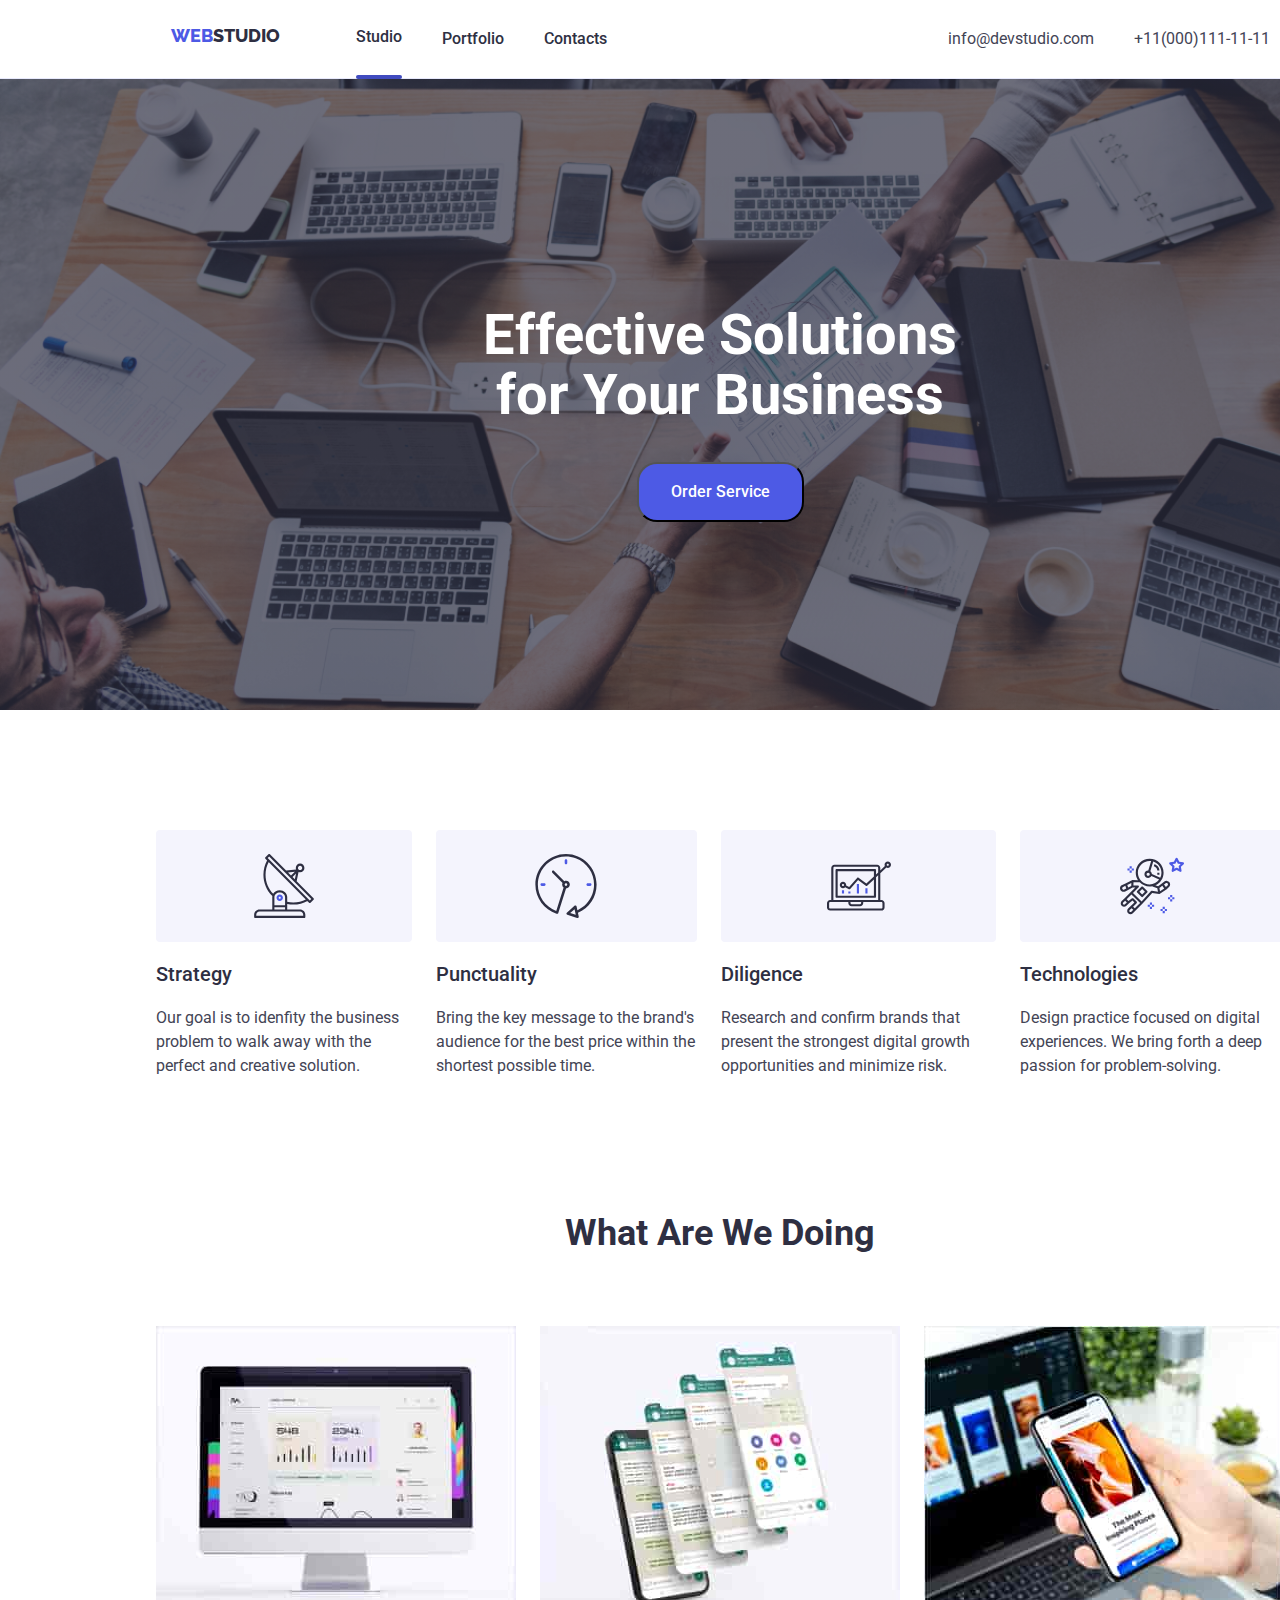
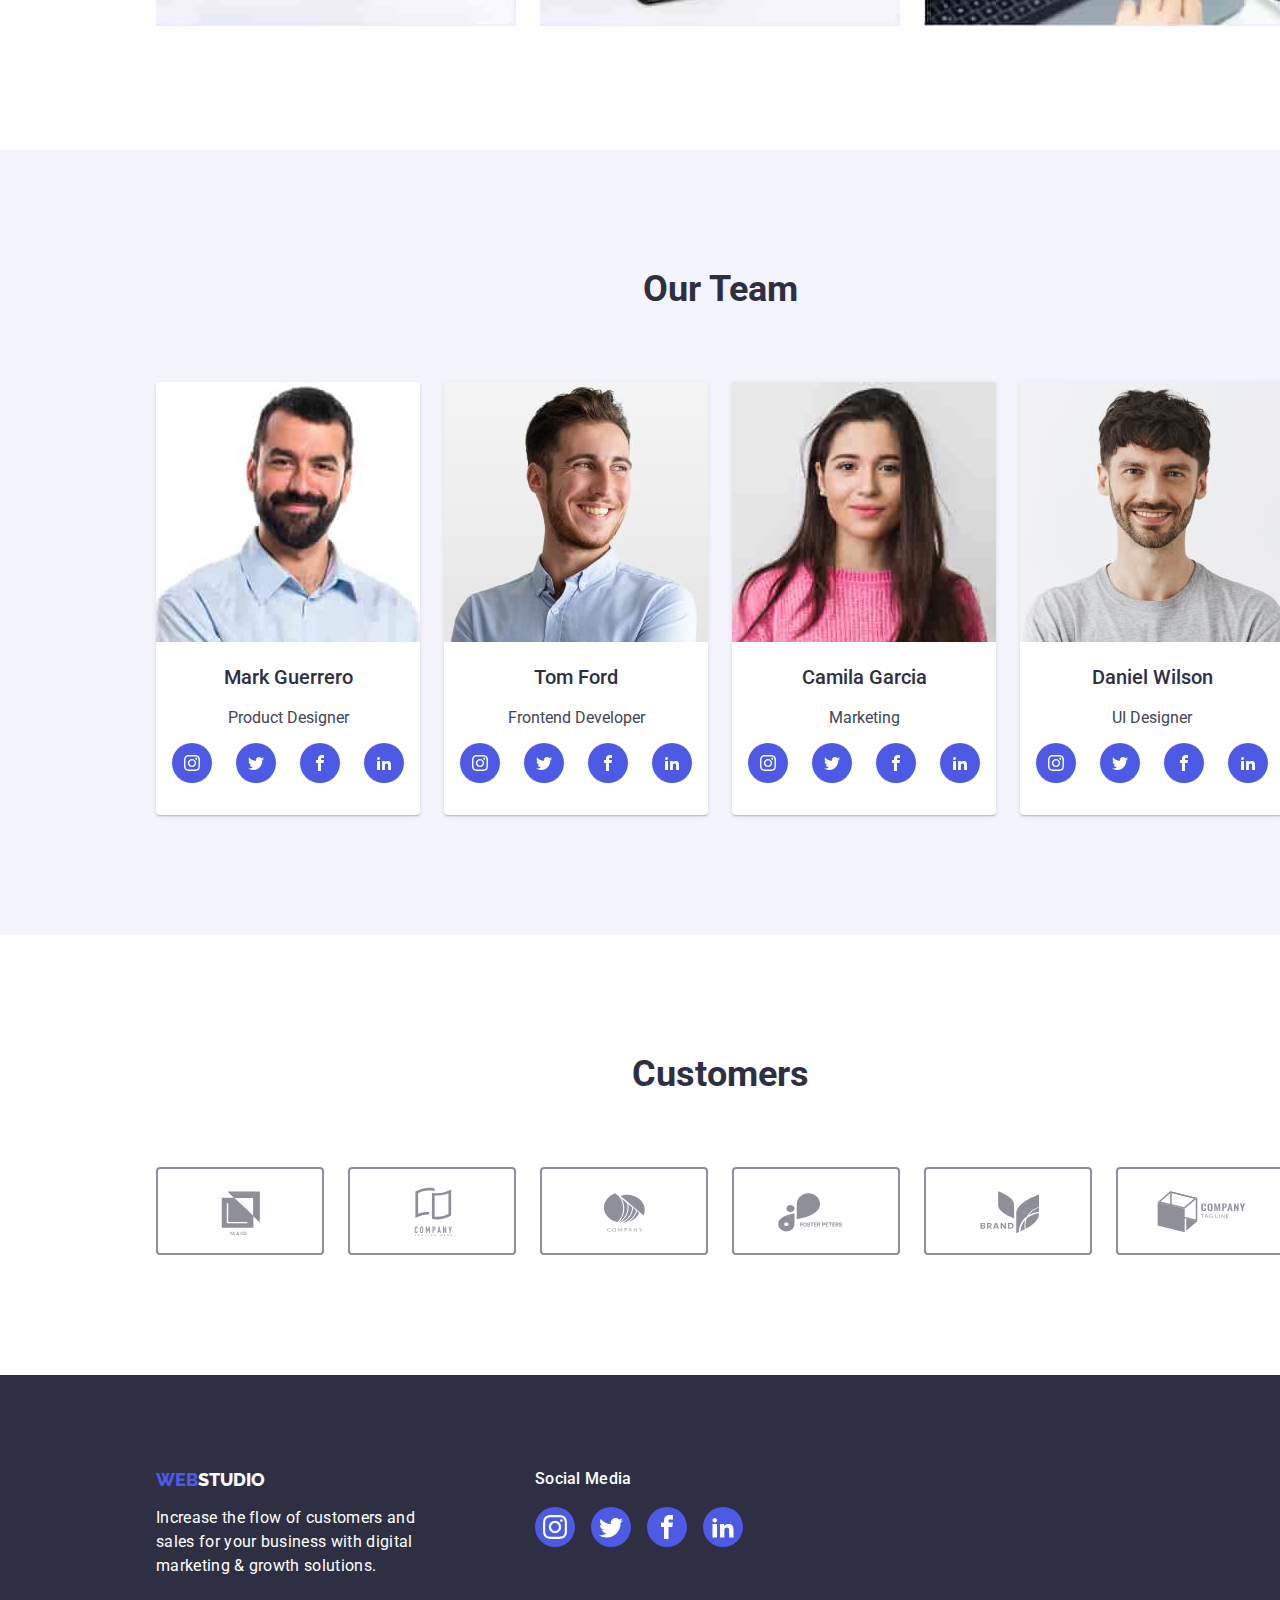
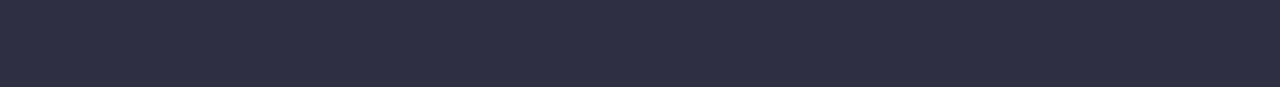
<file: index.html>
<!DOCTYPE html>
<html lang="en">
<head>
    <meta charset="UTF-8">
    <meta name="viewport" content="width=device-width, initial-scale=1.0">
    <title>WebStudio</title>

    <link rel="preconnect" href="https://fonts.googleapis.com">
    <link rel="preconnect" href="https://fonts.gstatic.com" crossorigin>
    <link href="https://fonts.googleapis.com/css2?family=Raleway:wght@800&family=Roboto:wght@400;500;700;900&display=swap" rel="stylesheet">
    <link rel="stylesheet" href="./css/modern-normalize.css">
    <link rel="stylesheet" href="./css/styles.css">
</head>
<body class="container">
    <header class="header">
        <div class="header-left">
            <a class="header-link" href="#Webstudio"><span>WEB</span>STUDIO</a>
            <nav class="header-links">
                <ul class="link-items">
                    <li>
                    <a class="links active" href="index.html">Studio</a>
                    </li>
                    <li>
                    <a class="links" href="portfolio.html">Portfolio</a>
                    </li>
                    <li>
                    <a class="links" href="#Contacts">Contacts</a>
                    </li>
                </ul>
            </nav>
        </div>   
        <ul class="contacts">
            <li class="contacts-item">
                <a class="links" href="info@devstudio.com">info@devstudio.com</a>
            </li>
            <li class="contacts-item">
                <a class="links" href="tel:+110001111111">+11(000)111-11-11</a>
            </li>
        </ul>
    </header>
    
    <main>
        <section class="section service-offer">
            <h1 class="service-promise">
                Effective Solutions <br>  
                for Your Business
            </h1>
            <button class="order" type="button" data-modal-open>Order Service</button>
            <div class="modal-background is-hidden" data-modal>
                <div class="modal">
                    <button class="modal-button" data-modal-close>&times</button>
                </div>
            </div>
        </section>


        <section class="section key-behaviors">
            <ul class="key-behaviors-list">
                <li>
                    <div class="icon-kb">
                        <svg class="icons-keys">
                            <use href="./images/icons.svg#icon-antenna"></use>
                        </svg>
                    </div>
                    <h3 class="key-behaviors-header">Strategy</h3>
                        <p class="key-behaviors-text">
                            Our goal is to idenfity the business problem to walk away with the perfect and creative solution.
                        </p>
                </li>
                <li>
                    <div class="icon-kb">
                        <svg class="icons-keys">
                            <use href="./images/icons.svg#icon-clock"></use>
                        </svg>
                    </div>
                    <h3 class="key-behaviors-header">Punctuality</h3>
                    <p class="key-behaviors-text">
                        Bring the key message to the brand's audience for the best price within the shortest possible time.
                    </p>
                </li>
                <li>
                    <div class="icon-kb">
                        <svg class="icons-keys">
                            <use href="./images/icons.svg#icon-diagram"></use>
                        </svg>
                    </div>
                    <h3 class="key-behaviors-header">Diligence</h3>
                        <p class="key-behaviors-text">
                            Research and confirm brands that present the strongest digital growth opportunities and minimize risk.
                        </p>
                </li>
                <li>
                    <div class="icon-kb">
                        <svg class="icons-keys">
                            <use href="./images/icons.svg#icon-astronaut"></use>
                        </svg>
                    </div>
                    <h3 class="key-behaviors-header">Technologies</h3>
                        <p class="key-behaviors-text">
                            Design practice focused on digital experiences. We bring forth a deep passion for problem-solving.
                        </p>
                </li>
            </ul>
        </section>
       
        <section class="section services">
            <h2 class="services-header">What are we doing</h2>
            <ul class="service-images">
                <li class="service-image">
                    <img src="images/img1.jpg" alt="Charts on PC monitor" width="360" height="300">
                </li>
                <li class="service-image">
                    <img src="images/img2.jpg" alt="Smartphone with 4 screens" width="360" height="300">
                </li>
                <li class="service-image">
                    <img src="images/img3.jpg" alt="Holding smartphone in front of Laptop" width="360" height="300">
                </li>
            </ul>
        </section>

        <section class="section team-members">
            <h2 class="team-header">Our Team</h2>
            <ul class="team-list">
                <li>
                    <img src="images/img.jpg" alt="Mark Guerrero picture" width="264" height="260">
                    <div class="member-card">
                        <h3 class="team-member">Mark Guerrero</h3>
                        <p class="team-position">Product Designer</p>
                        <div class="team-social-links">
                            <a class="team-member-social-links" href="#instagram">
                                <svg class="team-socials-icons">
                                    <use href="./images/icons.svg#icon-instagram"></use>
                                </svg>
                            </a>
                            <a class="team-member-social-links" href="#twitter">
                                <svg class="team-socials-icons">
                                    <use href="./images/icons.svg#icon-twitter"></use>
                                </svg>
                            </a>
                            <a class="team-member-social-links" href="#facebook">
                                <svg class="team-socials-icons">
                                    <use href="./images/icons.svg#icon-facebook"></use>
                                </svg >
                            </a>
                            <a class="team-member-social-links" href="#linkedin">
                                <svg class="team-socials-icons">
                                    <use href="./images/icons.svg#icon-linkedin2"></use>
                                </svg>
                            </a>
                        </div>
                    </div>
                </li>
                <li>
                    <img src="images/img(1).jpg" alt="Tom Ford Picture" width="264" height="260">
                    <div class="member-card">
                        <h3 class="team-member">Tom Ford</h3>
                        <p class="team-position">Frontend Developer</p>
                        <div class="team-social-links">
                            <a class="team-member-social-links" href="#instagram">
                                <svg class="team-socials-icons">
                                    <use href="./images/icons.svg#icon-instagram"></use>
                                </svg>
                            </a>
                            <a class="team-member-social-links" href="#twitter">
                                <svg class="team-socials-icons">
                                    <use href="./images/icons.svg#icon-twitter"></use>
                                </svg>
                            </a>
                            <a class="team-member-social-links" href="#facebook">
                                <svg class="team-socials-icons">
                                    <use href="./images/icons.svg#icon-facebook"></use>
                                </svg >
                            </a>
                            <a class="team-member-social-links" href="#linkedin">
                                <svg class="team-socials-icons">
                                    <use href="./images/icons.svg#icon-linkedin2"></use>
                                </svg>
                            </a>
                        </div>
                    </div>
                </li>   
                <li>
                    <img src="images/img(2).jpg" alt="Camila Garcia Picture" width="264" height="260">
                    <div class="member-card">
                        <h3 class="team-member">Camila Garcia</h3>
                        <p class="team-position">Marketing</p>
                        <div class="team-social-links">
                            <a class="team-member-social-links" href="#instagram">
                                <svg class="team-socials-icons">
                                    <use href="./images/icons.svg#icon-instagram"></use>
                                </svg>
                            </a>
                            <a class="team-member-social-links" href="#twitter">
                                <svg class="team-socials-icons">
                                    <use href="./images/icons.svg#icon-twitter"></use>
                                </svg>
                            </a>
                            <a class="team-member-social-links" href="#facebook">
                                <svg class="team-socials-icons">
                                    <use href="./images/icons.svg#icon-facebook"></use>
                                </svg >
                            </a>
                            <a class="team-member-social-links" href="#linkedin">
                                <svg class="team-socials-icons">
                                    <use href="./images/icons.svg#icon-linkedin2"></use>
                                </svg>
                            </a>
                        </div>
                    </div>
                </li>
                <li>
                    <img src="images/img(3).jpg" alt="Daniel Wilson Photo" width="264" height="260">
                    <div class="member-card">
                        <h3 class="team-member">Daniel Wilson</h3>
                        <p class="team-position">UI Designer</p>
                        <div class="team-social-links">
                            <a class="team-member-social-links" href="#instagram">
                                <svg class="team-socials-icons">
                                    <use href="./images/icons.svg#icon-instagram"></use>
                                </svg>
                            </a>
                            <a class="team-member-social-links" href="#twitter">
                                <svg class="team-socials-icons">
                                    <use href="./images/icons.svg#icon-twitter"></use>
                                </svg>
                            </a>
                            <a class="team-member-social-links" href="#facebook">
                                <svg class="team-socials-icons">
                                    <use href="./images/icons.svg#icon-facebook"></use>
                                </svg>
                            </a>
                            <a class="team-member-social-links" href="#linkedin">
                                <svg class="team-socials-icons">
                                    <use href="./images/icons.svg#icon-linkedin2"></use>
                                </svg>
                            </a>
                        </div>
                    </div>
                </li>
            </ul>
        </section>

        <section class="section customers">
            <h2 class="customers-header">Customers</h2>
            <div class="customer-icons">
                <svg>
                    <use href="./images/icons.svg#icon-Logo-6"></use>
                </svg>
                <svg>
                    <use href="./images/icons.svg#icon-Logo-1"></use>
                </svg>
                <svg>
                    <use href="./images/icons.svg#icon-Logo-2"></use>
                </svg>
                <svg>
                    <use href="./images/icons.svg#icon-Logo-5"></use>
                </svg>
                <svg>
                    <use href="./images/icons.svg#icon-Logo-3"></use>
                </svg>
                <svg>
                    <use href="./images/icons.svg#icon-Logo-4"></use>
                </svg>


            </div>

        </section>

    </main>

    <footer>
        <div class="footer-items">
            <div><a class="footer-link" href="#Webstudio"><span>WEB</span>STUDIO
                </a>
            </div>
            <p class="offer">Increase the flow of customers and <br>
            sales for your business with digital <br>
            marketing & growth solutions.
            </p>
        </div>
        <div class="social-media">
            <h3>Social Media</h3>
            <div class="team-social-links-footer">
                <a class="team-member-social-links" href="#instagram">
                    <svg class="footer-socials-icons">
                        <use href="./images/icons.svg#icon-instagram"></use>
                    </svg>
                </a>
                <a class="team-member-social-links" href="#twitter">
                    <svg class="footer-socials-icons">
                        <use href="./images/icons.svg#icon-twitter"></use>
                    </svg>
                </a>
                <a class="team-member-social-links" href="#facebook">
                    <svg class="footer-socials-icons">
                        <use href="./images/icons.svg#icon-facebook"></use>
                    </svg>
                </a>
                <a class="team-member-social-links" href="#linkedin">
                    <svg class="footer-socials-icons">
                        <use href="./images/icons.svg#icon-linkedin2"></use>
                    </svg>
                </a>
            </div>

        </div>
    
    </footer>
    <script src="./js/modal.js" type="text/javascript"></script>
</body>
</html>
</file>
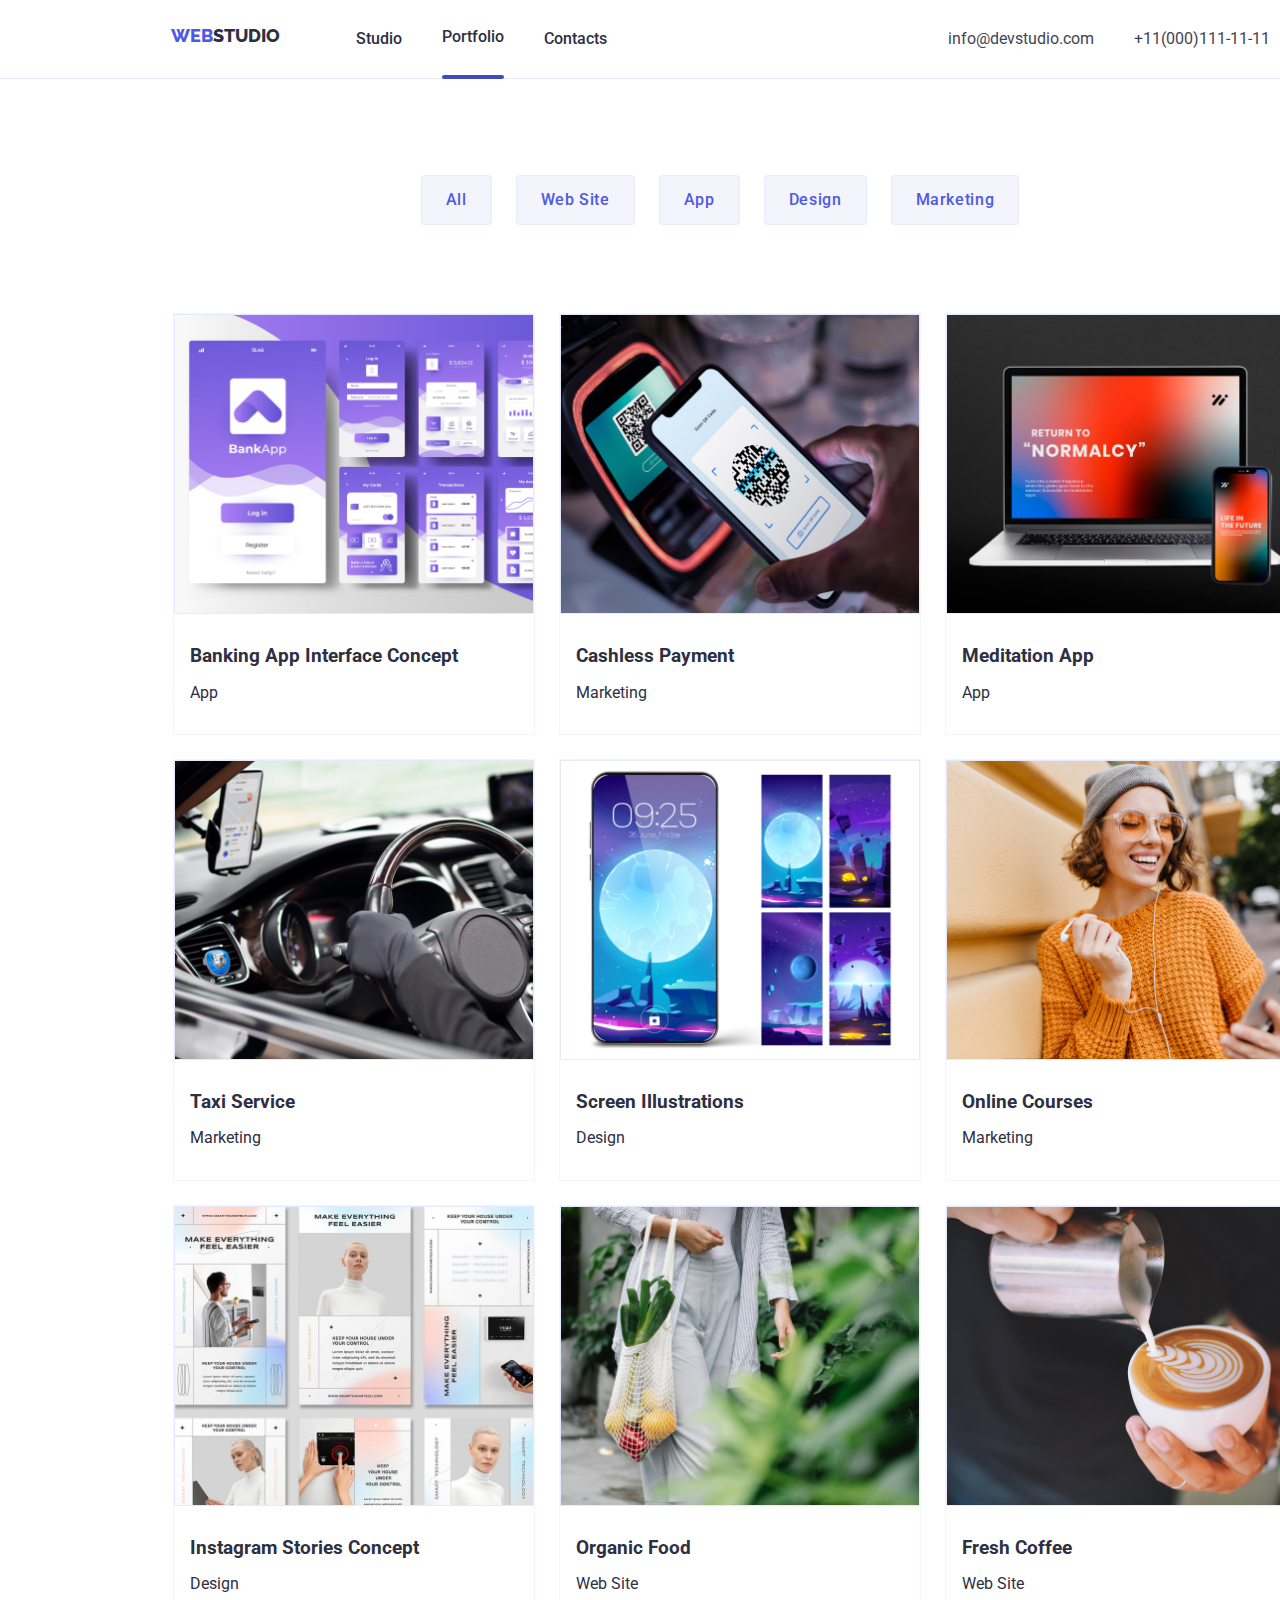
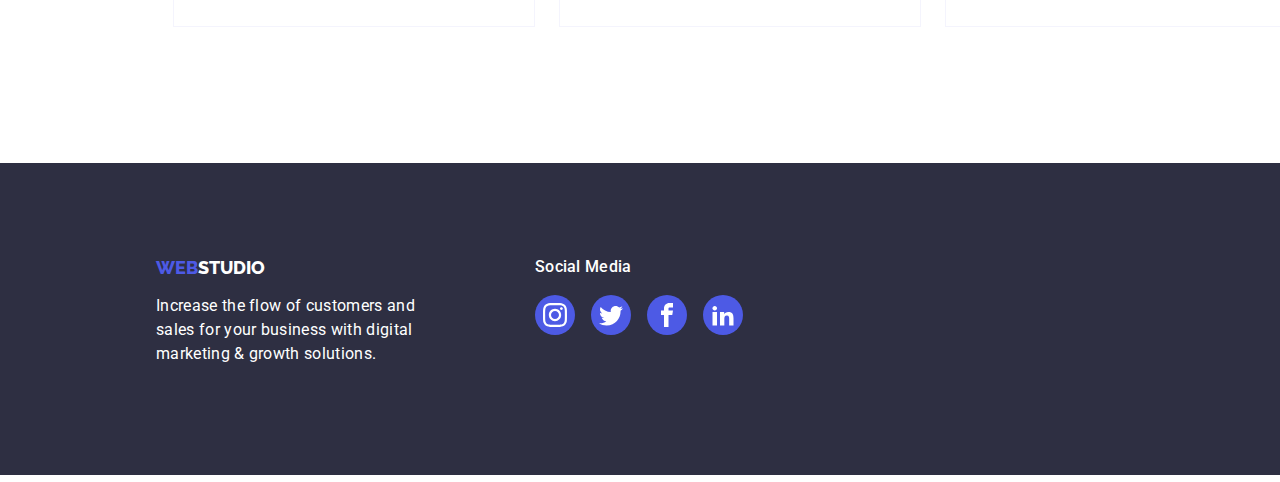
<file: portfolio.html>
<!DOCTYPE html>
<html lang="en">
<head>
    <meta charset="UTF-8">
    <meta name="viewport" content="width=device-width, initial-scale=1.0">
    <title>Portfolio</title>
    <link rel="preconnect" href="https://fonts.googleapis.com">
    <link rel="preconnect" href="https://fonts.gstatic.com" crossorigin>
    <link href="https://fonts.googleapis.com/css2?family=Raleway:wght@800&family=Roboto:wght@400;500;700;900&display=swap" rel="stylesheet">
    <link rel="stylesheet" href="./css/modern-normalize.css">
    <link rel="stylesheet" href="./css/styles.css">
</head>
</head>
<body class="container">
    <header class="header">
        <div class="header-left">
            <a class="header-link" href="#Webstudio"><span>WEB</span>STUDIO</a>
            <nav class="header-links">
                <ul class="link-items">
                    <li>
                    <a class="links" href="index.html">Studio</a>
                    </li>
                    <li>
                    <a class="links active" href="portfolio.html">Portfolio</a>
                    </li>
                    <li>
                    <a class="links" href="#Contacts">Contacts</a>
                    </li>
                </ul>
            </nav>
        </div>
        <ul class="contacts">
            <li class="contacts-item">
                <a class="links" href="info@devstudio.com">info@devstudio.com</a>
            </li>
            <li class="contacts-item">
                <a class="links" href="tel:+110001111111">+11(000)111-11-11</a>
            </li>
        </ul>
    </header>
    <main>
        <section class="btn-group">
            <ul class="btns">
                <li>
                    <button class="btn-links" type="button">All</button>
                </li>
                <li>
                    <button class="btn-links" type="button">Web Site</button>
                </li>
                <li>
                    <button class="btn-links" type="button">App</button>
                </li>
                <li>
                    <button class="btn-links" type="button">Design</button>
                </li>
                <li>
                    <button class="btn-links" type="button">Marketing</button>
                </li>

            </ul>
        </section class="section projects">
            <ul class="project-list">
                <li class="project">
                    <div class="project-card">
                        <img src="images\img01.jpg" alt="Bank App" width="360" height="300">
                        <div class="project-caption">
                            <p>Lorem ipsum dolor sit amet consectetur adipisicing elit. Dolore voluptas rerum vitae quasi similique sit iure doloribus deleniti maxime numquam natus, sed dicta. Commodi itaque est veritatis modi! Alias, voluptas?</p>
                        </div>
                    </div>
                    <div class="project-desc">
                        <h3 class="proj-name">Banking App Interface Concept</h3>
                        <p class="proj-desc">App</p>
                    </div>
                </li>
                <li class="project">
                    <div class="project-card">
                    <img src="images\img02.jpg" alt="Phone QR" width="360" height="300">
                        <div class="project-caption">
                            <p>Lorem ipsum dolor sit amet consectetur adipisicing elit. Dolore voluptas rerum vitae quasi similique sit iure doloribus deleniti maxime numquam natus, sed dicta. Commodi itaque est veritatis modi! Alias, voluptas?</p>
                        </div>
                    </div>
                    <div class="project-desc">
                        <h3 class="proj-name">Cashless Payment</h3>
                        <p class="proj-desc">Marketing</p>
                    </div>
                </li>
                <li class="project">
                    <div class="project-card">
                        <img src="images\img03.jpg" alt="Laptop & Smartphone" width="360" height="300">
                        <div class="project-caption">
                            <p>Lorem ipsum dolor sit amet consectetur adipisicing elit. Dolore voluptas rerum vitae quasi similique sit iure doloribus deleniti maxime numquam natus, sed dicta. Commodi itaque est veritatis modi! Alias, voluptas?</p>
                        </div>
                    </div>
                    <div class="project-desc">
                        <h3 class="proj-name">Meditation App</h3>
                        <p class="proj-desc">App</p>
                    </div>
                </li>
                <li class="project">
                    <div class="project-card">
                        <img src="images\img04.jpg" alt="Taxi Left Dash" width="360" height="300">
                        <div class="project-caption">
                            <p>Lorem ipsum dolor sit amet consectetur adipisicing elit. Dolore voluptas rerum vitae quasi similique sit iure doloribus deleniti maxime numquam natus, sed dicta. Commodi itaque est veritatis modi! Alias, voluptas?</p>
                        </div>
                    </div>
                    <div class="project-desc">    
                        <h3 class="proj-name">Taxi Service</h3>
                        <p class="proj-desc">Marketing</p>
                    </div>
                </li>
                <li class="project">
                    <div class="project-card">
                        <img src="images\img05.jpg" alt="Smartphone screens" width="360" height="300">
                        <div class="project-caption">
                            <p>Lorem ipsum dolor sit amet consectetur adipisicing elit. Dolore voluptas rerum vitae quasi similique sit iure doloribus deleniti maxime numquam natus, sed dicta. Commodi itaque est veritatis modi! Alias, voluptas?</p>
                        </div>
                    </div>
                    <div class="project-desc">    
                        <h3 class="proj-name">Screen Illustrations</h3>
                        <p class="proj-desc">Design</p>
                    </div>
                </li>
                <li class="project">
                    <div class="project-card">
                        <img src="images\img06.jpg" alt="Girl with phone" width="360" height="300">
                        <div class="project-caption">
                            <p>Lorem ipsum dolor sit amet consectetur adipisicing elit. Dolore voluptas rerum vitae quasi similique sit iure doloribus deleniti maxime numquam natus, sed dicta. Commodi itaque est veritatis modi! Alias, voluptas?</p>
                        </div>
                    </div>
                    <div class="project-desc">
                        <h3 class="proj-name">Online Courses</h3>
                        <p class="proj-desc">Marketing</p>
                    </div>
                </li>
                <li class="project">
                    <div class="project-card">
                        <img src="images\img07.jpg" alt="Instagram pics" width="360" height="300">
                        <div class="project-caption">
                            <p>Lorem ipsum dolor sit amet consectetur adipisicing elit. Dolore voluptas rerum vitae quasi similique sit iure doloribus deleniti maxime numquam natus, sed dicta. Commodi itaque est veritatis modi! Alias, voluptas?</p>
                        </div>
                    </div>
                    <div class="project-desc">
                        <h3 class="proj-name">Instagram Stories Concept</h3>
                        <p class="proj-desc">Design</p>
                    </div>
                </li>
                <li class="project">
                    <div class="project-card">
                        <img src="images\img08.jpg" alt="Lady with fruit bag" width="360" height="300">
                        <div class="project-caption">
                            <p>Lorem ipsum dolor sit amet consectetur adipisicing elit. Dolore voluptas rerum vitae quasi similique sit iure doloribus deleniti maxime numquam natus, sed dicta. Commodi itaque est veritatis modi! Alias, voluptas?</p>
                        </div>
                    </div>
                    <div class="project-desc">
                        <h3 class="proj-name">Organic Food</h3>
                        <p class="proj-desc">Web Site</p>
                    </div>
                </li>
                <li class="project">
                    <div class="project-card">
                        <img src="images\img09.jpg" alt="Serving coffee" width="360" height="300">
                        <div class="project-caption">
                            <p>Lorem ipsum dolor sit amet consectetur adipisicing elit. Dolore voluptas rerum vitae quasi similique sit iure doloribus deleniti maxime numquam natus, sed dicta. Commodi itaque est veritatis modi! Alias, voluptas?</p>
                        </div>
                    </div>
                    <div class="project-desc">
                        <h3 class="proj-name">Fresh Coffee</h3>
                        <p class="proj-desc">Web Site</p>
                    </div>
                </li>
            </ul>
        </section>

    </main>
    <footer>
        <div class="footer-items">
            <div><a class="footer-link" href="#Webstudio"><span>WEB</span>STUDIO
                </a>
            </div>
            <p class="offer">Increase the flow of customers and <br>
            sales for your business with digital <br>
            marketing & growth solutions.
            </p>
        </div>
        <div class="social-media">
            <h3>Social Media</h3>
            <div class="team-social-links-footer">
                <a class="team-member-social-links" href="#instagram">
                    <svg class="footer-socials-icons">
                        <use href="./images/icons.svg#icon-instagram"></use>
                    </svg>
                </a>
                <a class="team-member-social-links" href="#twitter">
                    <svg class="footer-socials-icons">
                        <use href="./images/icons.svg#icon-twitter"></use>
                    </svg>
                </a>
                <a class="team-member-social-links" href="#facebook">
                    <svg class="footer-socials-icons">
                        <use href="./images/icons.svg#icon-facebook"></use>
                    </svg>
                </a>
                <a class="team-member-social-links" href="#linkedin">
                    <svg class="footer-socials-icons">
                        <use href="./images/icons.svg#icon-linkedin2"></use>
                    </svg>
                </a>
            </div>
        </div>
    </footer> 
</body>
</html>
</file>
<file: css/styles.css>
:root {
    --default-color: #2E2F42;
}
.container {
    font-family: 'Roboto', sans-serif;
    font-weight: 400;
    color: var(--default-color);
    margin: 0;
    padding:0%;
    width: 1440px;
}
.header {
    display: flex;
    justify-content: space-around;
    padding-top: 25px;
    padding-bottom: 25px;
    border-bottom: 1px solid #E7E9FC;
    background: #FFF;
}
.header-left {
    display: flex;
    gap: 76px;
}
.header-link {
    text-decoration: none;
    font-size: 18px;
    font-family: Raleway;
    font-weight: 800;
    line-height: 1.17;
    color: var(--default-color);
}
.header-link span {
    color: #4D5AE5;
}
.header-link:hover,
.header-link:active {
    background-color: red;
    color: yellowgreen;
}
.order:hover,
.order:active {
    background-color: red;
    color: yellowgreen;
    cursor: pointer;
}
.active:active{
    color:#404BBF;
}
.active::after {
    content: " ";
    display: block;
    width: 100%;
    height: 4px;
    border-radius: 2px;
    background-color: #404BBF;
    position: relative;
    top: 26px;
}
.link-items {
    padding-inline-start: 0px;
    margin: 0;
    font-size: 16px;
    font-weight: 500;
    line-height: 1.5;
    list-style-type: none;
    text-decoration: none;
    display: flex;
    gap: 40px;
    align-items: center;
}
.link-items .links:hover,
.link-items .links:focus {
    color: #404BBF;
}
.links:active {
    color: #404BBF;   
}
.links {
    color: var(--default-color);
    list-style-type: none;
    text-decoration: none;
}
.contacts{
    padding-inline-start: 0px;
    margin: 0;
    list-style-type: none;
    display: flex;
    justify-content: center;
    gap: 40px;
    align-items: center;
}
.contacts-item .links {
    text-decoration: none;
    list-style-type: none;
    color: #434455;
}
.contacts .links:hover,
.contacts .links:focus {
    color: #404BBF;
}
.contacts .links:active {
    color: red;
}
.section {
    padding-top: 120px;
    padding-bottom: 120px;
}
.service-offer {
    background: linear-gradient(rgba(46, 47, 66, 0.70),rgba(46, 47, 66, 0.70)), url("../images/people-office1.jpg");
    background-size: cover;
    padding-top: 188px;
    padding-bottom: 188px;
    text-align: center;
    position: relative;

}
.service-promise {
    color: white;
    font-size: 56px;
    font-weight: 700;
    line-height: 60px;
    text-align: center;
}
.order {
    color: white;
    font-size: 16px;
    font-weight: 500;
    line-height: 1.5;
    background-color: #4D5AE5;
    padding: 16px 32px;
    border-radius: 20px;
}
.modal-background {
    width: 100%;
    height: 100%;
    background-color: rgba(0, 0, 0, .5);
    position:fixed;
    top: 0;
    display: flex;
    justify-content: center;
    align-items: center;
    transition: opacity 250ms cubic-bezier(0.4, 0, 0.2, 1);
}
.modal {
    width: 408px;
    height: 584px;
    flex-shrink: 0;
    padding-top: 24px;
    padding-right: 24px;
    border-radius: 4px;
    background: #FCFCFC;
    box-shadow: 0px 2px 1px 0px rgba(0, 0, 0, 0.20), 0px 1px 3px 0px rgba(0, 0, 0, 0.12), 0px 1px 1px 0px rgba(0, 0, 0, 0.14);

}
.modal-button {
    width: 24px;
    height: 24px;
    border: 1px solid #0000001A;
    flex-shrink: 0;
    border-radius: 50%;
    background-color: #E7E9FC;
    display: block;
    margin-left: auto;
    
}
.is-hidden {
    pointer-events: none;
    opacity: 0;
}
.key-behaviors {
    padding: 120px 156px
}
.icon-kb {
    border-radius: 4px;
    background: #F4F4FD;
    display: flex;
    justify-content: center;
    flex-shrink: 0;
    padding: 24px 0px;
}
.icons-keys {
    width: 64px;
    height: 64px;

    
}
.key-behaviors-list {
    margin: 0;
    list-style-type: none;
    display: flex;
    justify-content: center;
    gap: 24px;
    padding-inline-start: 0;
}
.key-behaviors-header {
    font-size: 20px;
    font-weight: 500;
    line-height: 1.2;
}
.key-behaviors-text {
    color: #434455;
    font-size: 16px;
    line-height: 1.5;
}
.services {
    padding-top: 0px;
    padding-bottom: 120px;
}
.services-header {
    font-size: 36px;
    font-weight: 700;
    text-transform: capitalize;
    line-height: 1.1;
    text-align: center;
    margin-top: 0;
    margin-bottom: 0;
}
.service-images {
    padding-inline-start: 0px;
    margin: 0;
    list-style-type: none;
    display: flex;
    justify-content: center;
    gap: 24px;
    padding-top: 72px;
}
.team-members {
    background-color: #F4F4FD;
    padding-top: 120px;
    padding-bottom: 120px; 
}
.team-header {
    font-size: 36px;
    font-weight: 700;
    text-transform: capitalize;
    line-height: 1.1;
    text-align: center;
    margin: 0;
}
.team-list {
    padding-inline-start: 0px;
    margin: 0;
    list-style-type: none;
    display: flex;
    justify-content: center;
    gap: 24px;
    padding-top: 72px;
    text-align: center;
}
.team-list li {
    background: white;
    border-radius: 0px 0px 4px 4px;
    box-shadow: 0px 2px 1px 0px rgba(46, 47, 66, 0.08), 0px 1px 1px 0px rgba(46, 47, 66, 0.16), 0px 1px 6px 0px rgba(46, 47, 66, 0.08);
}
.team-member {
    font-size: 20px;
    font-weight: 500;
}
.team-position {
    color: #434455;
    font-size: 16px;
}
.team-socials-icons {
    width: 16px;
    height: 16px;
}
.team-member-social-links svg {
    fill: white;
}
.team-social-links a {
    text-decoration: none;
}
.team-social-links {
    display: flex;
    justify-content: center;
    gap: 24px;
    padding-bottom: 32px;
}
.team-member-social-links {
    width: 40px;
    height: 40px;
    background-color: #4D5AE5;
    border-radius: 50%;
    display: flex;
    justify-content: center;
    align-items: center;
}
.customer-icons svg {
    width: 168px;
    height: 88px;
    padding: 16px 32px;
    border: 2px solid #8E8F99;
    border-radius: 4px;

}
.customer-icons{
    display: flex;
    justify-content: center;
    gap: 24px;
    padding-top: 72px;
}
.customers-header{
    font-size: 36px;
    font-weight: 700;
    text-transform: capitalize;
    line-height: 1.1;
    text-align: center;
    margin: 0;
}
.footer-items {
    padding-top: 101.5px;
    padding-left: 156px;
    padding-bottom: 100px;
}
.footer-link {
    text-decoration: none;
    color: white;
    font-size: 18px;
    font-family: Raleway;
    font-weight: 800;
    line-height: 1.17;
}
.footer-link span{
    color: #4D5AE5;
}
.offer {
    color: white;
    font-size: 16px;
    line-height: 24px;
    letter-spacing: 0.32px;
} 
footer {
    background-color: #2E2F42;
    height: 312px;
    align-items: center;
    display: flex;
}
footer .footer-link:hover,
footer .footer-link:active{
    background-color: red;
    color: yellowgreen;
}
.social-media h3{
    color: white;
    font-size: 16px;
    font-family: Roboto;
    font-weight: 500;
    line-height: 24px;
    letter-spacing: 0.32px;
    margin: 0px
}
.social-media{
    padding-left: 120px;
    padding-top: 24px;
    display: block;
}
.team-social-links-footer {
    display: flex;
    justify-content: center;
    gap: 16px;
    padding-top: 16px;
    padding-bottom: 72px;
}
.team-member-social-links {
    width: 40px;
    height: 40px;
}
.footer-socials-icons{
    width: 24px;
    height: 24px;
}
.btns {
    display: flex;
    justify-content: center;
    padding-inline-start: 0px;
    margin: 0;
    list-style-type: none;
    gap: 24px;
    padding-top: 96px;
    padding-bottom: 72px;
}
.btn-links {
    color: var(--IRIS, #4D5AE5);
    text-align: center;
    font-family: Roboto;
    font-size: 16px;
    font-weight: 500;
    line-height: 24px;
    letter-spacing: 0.64px;
    padding: 12px 24px;
    border-radius: 4px;
    border: 1px solid #E7E9FC;
    background: #F4F4FD;
}
.btn-links:hover,
.btn-links:active {
    background: #404BBF;
    color: white;
    box-shadow: 0px 2px 2px 0px rgba(0, 0, 0, 0.12), 0px 2px 1px 0px rgba(0, 0, 0, 0.08), 0px 3px 1px 0px rgba(0, 0, 0, 0.10);
    cursor: pointer;
}
.project-list {
    list-style: none;
    display: flex;
    justify-content: center;
    gap: 24px;
    flex-wrap: wrap;
    padding-bottom: 120px;
}
.project-list li{
    border: 1px solid #F4F4FD;
}
.project-list li img{
    border: 1px solid #E7E9FC;
}
.project-card{
    width: 360px;
    height: 300px;
    overflow: hidden;
    position: relative;
}
.project:hover,
.project:active {
    box-shadow: 0px 2px 1px 0px rgba(46, 47, 66, 0.08), 0px 1px 1px 0px rgba(46, 47, 66, 0.16), 0px 1px 6px 0px rgba(46, 47, 66, 0.08);
}
.project-caption{
    width: 360px;
    height: 300px;
    position: absolute;
    background: rgba(77, 90, 229, 0.7);
    border: 1px solid #4D5AE5;
    color: white;
    top: 0;
    left: 0;
    display: block;
    opacity: 0;
    transform: translateY(100%);
    transition: transform 0.25s cubic-bezier(0.4, 0, 0.2, 1);
}
.project-desc {
    margin: 0;
    padding-left: 16px;
    padding-right: 16px;
    padding-top: 32px;
    padding-bottom: 32px;
}
.project:hover .project-caption,
.project:active .project-caption{
    opacity: 1;
    transform: translateY(0%);
}
.project-caption p {
    padding: 40px 32px;
}
.proj-name {
    margin: 0;
    padding-bottom: 16px;
}
.proj-desc {
    margin: 0;
}
</file>
